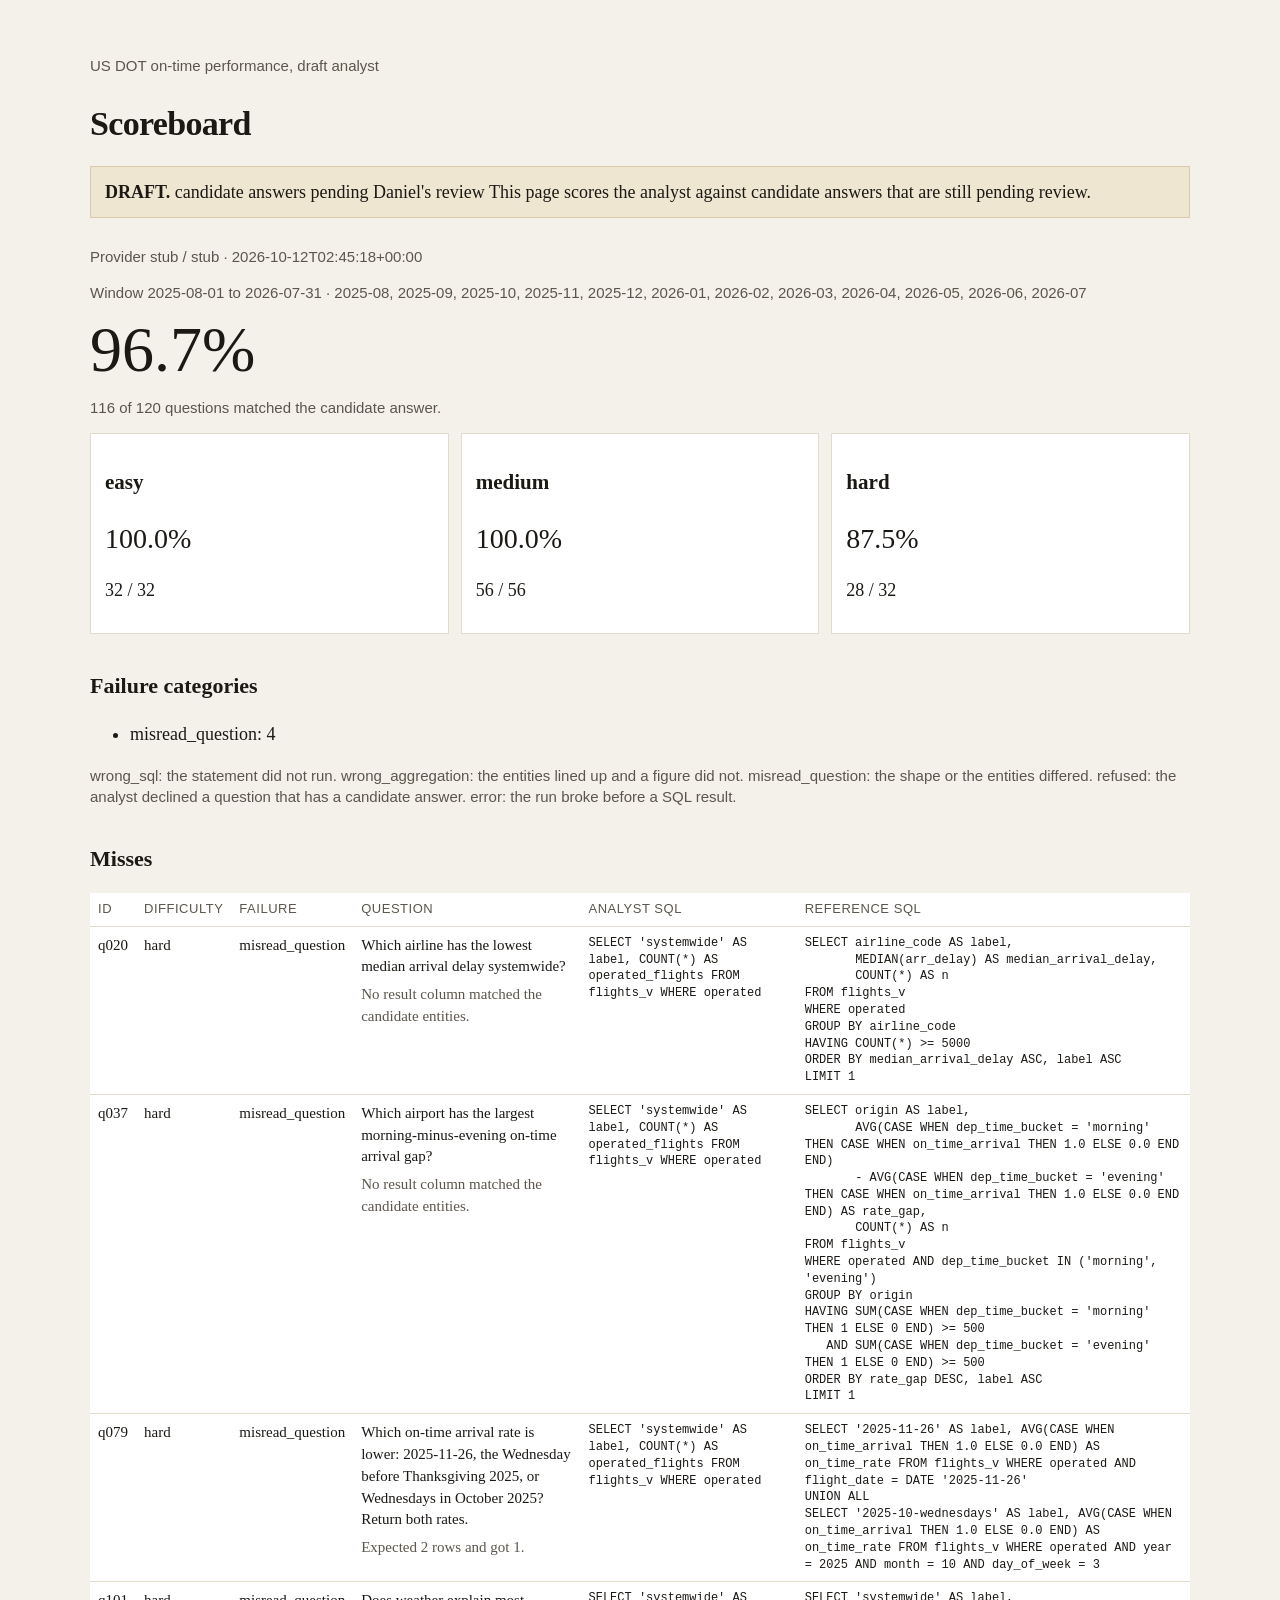
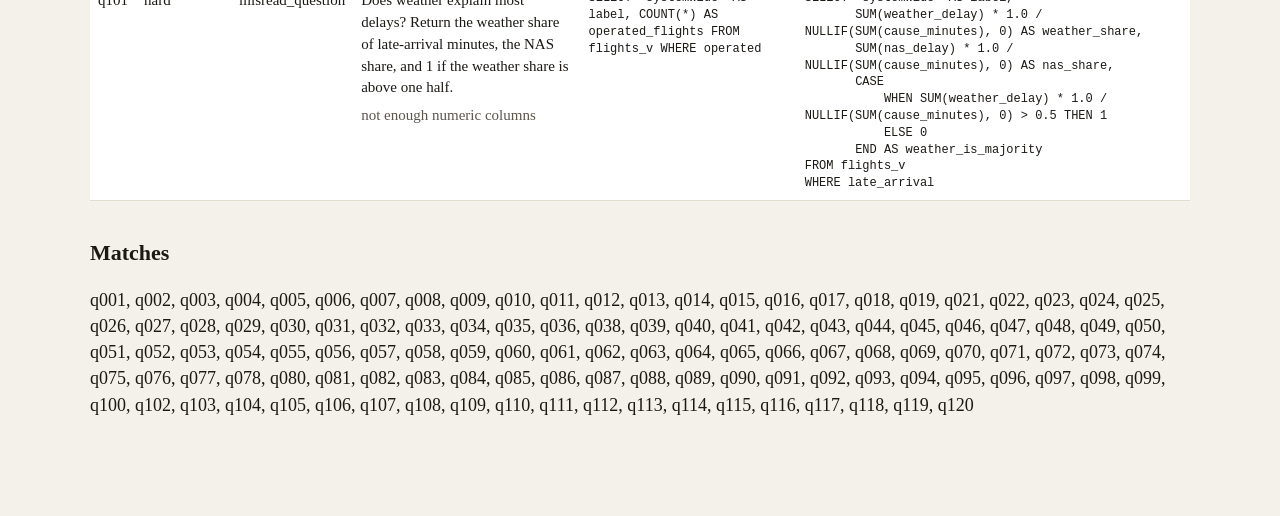
<file: scoreboard/index.html>
<!DOCTYPE html>
<html lang="en">
<head>
<meta charset="utf-8">
<meta name="viewport" content="width=device-width, initial-scale=1">
<title>Flight delay analyst, draft scoreboard</title>
<style>
  :root { color-scheme: light; }
  body { margin: 0; background: #f4f1ea; color: #1c1915; font: 18px/1.45 "Iowan Old Style", Palatino, Georgia, serif; }
  main { max-width: 1100px; margin: 0 auto; padding: 40px 24px 80px; }
  h1 { font-weight: 600; font-size: 34px; letter-spacing: -0.02em; margin-bottom: 8px; }
  h2 { font-size: 22px; margin-top: 36px; }
  .banner { background: #efe6d2; border: 1px solid #d9cba8; padding: 12px 14px; margin: 18px 0 28px; }
  .overall { font-size: 64px; line-height: 1; margin: 8px 0; font-variant-numeric: tabular-nums; }
  .cards { display: grid; grid-template-columns: repeat(3, 1fr); gap: 12px; }
  .cards section { background: white; border: 1px solid #e2dccd; padding: 12px 14px; }
  .big { font-size: 28px; margin: 4px 0; font-variant-numeric: tabular-nums; }
  table { width: 100%; border-collapse: collapse; background: white; font-size: 15px; }
  th, td { border-bottom: 1px solid #e2dccd; text-align: left; vertical-align: top; padding: 8px; }
  th { font: 13px/1.3 ui-sans-serif, sans-serif; letter-spacing: 0.04em; text-transform: uppercase; color: #5c564c; }
  pre { white-space: pre-wrap; font: 12px/1.4 ui-monospace, SFMono-Regular, Menlo, Consolas, monospace; margin: 0; }
  .detail { color: #5c564c; margin: 6px 0 0; }
  .meta { color: #5c564c; font: 15px/1.4 ui-sans-serif, sans-serif; }
  nav { font: 15px/1.4 ui-sans-serif, sans-serif; margin-bottom: 18px; }
  nav a { color: inherit; margin-right: 16px; }
  @media (max-width: 800px) { .cards { grid-template-columns: 1fr; } }
</style>
</head>
<body>
<main>
  
  <p class="meta">US DOT on-time performance, draft analyst</p>
  <h1>Scoreboard</h1>
  <div class="banner">
    <strong>DRAFT.</strong> candidate answers pending Daniel's review
    This page scores the analyst against candidate answers that are still pending review.
  </div>
  <p class="meta">Provider stub / stub · 2026-10-12T02:45:18+00:00</p>
  <p class="meta">Window 2025-08-01 to 2026-07-31 · 2025-08, 2025-09, 2025-10, 2025-11, 2025-12, 2026-01, 2026-02, 2026-03, 2026-04, 2026-05, 2026-06, 2026-07</p>
  <p class="overall">96.7%</p>
  <p class="meta">116 of 120 questions matched the candidate answer.</p>
  <div class="cards">
    <section><h3>easy</h3><p class='big'>100.0%</p><p>32 / 32</p></section><section><h3>medium</h3><p class='big'>100.0%</p><p>56 / 56</p></section><section><h3>hard</h3><p class='big'>87.5%</p><p>28 / 32</p></section>
  </div>
  <h2>Failure categories</h2>
  <ul><li>misread_question: 4</li></ul>
  <p class="meta">wrong_sql: the statement did not run. wrong_aggregation: the entities lined up and a figure did not. misread_question: the shape or the entities differed. refused: the analyst declined a question that has a candidate answer. error: the run broke before a SQL result.</p>
  <h2>Misses</h2>
  <table>
    <thead><tr><th>Id</th><th>Difficulty</th><th>Failure</th><th>Question</th><th>Analyst SQL</th><th>Reference SQL</th></tr></thead>
    <tbody>
      <tr><td>q020</td><td>hard</td><td>misread_question</td><td>Which airline has the lowest median arrival delay systemwide?<p class='detail'>No result column matched the candidate entities.</p></td><td><pre>SELECT 'systemwide' AS label, COUNT(*) AS operated_flights FROM flights_v WHERE operated</pre></td><td><pre>SELECT airline_code AS label,
       MEDIAN(arr_delay) AS median_arrival_delay,
       COUNT(*) AS n
FROM flights_v
WHERE operated
GROUP BY airline_code
HAVING COUNT(*) &gt;= 5000
ORDER BY median_arrival_delay ASC, label ASC
LIMIT 1</pre></td></tr><tr><td>q037</td><td>hard</td><td>misread_question</td><td>Which airport has the largest morning-minus-evening on-time arrival gap?<p class='detail'>No result column matched the candidate entities.</p></td><td><pre>SELECT 'systemwide' AS label, COUNT(*) AS operated_flights FROM flights_v WHERE operated</pre></td><td><pre>SELECT origin AS label,
       AVG(CASE WHEN dep_time_bucket = 'morning' THEN CASE WHEN on_time_arrival THEN 1.0 ELSE 0.0 END END)
       - AVG(CASE WHEN dep_time_bucket = 'evening' THEN CASE WHEN on_time_arrival THEN 1.0 ELSE 0.0 END END) AS rate_gap,
       COUNT(*) AS n
FROM flights_v
WHERE operated AND dep_time_bucket IN ('morning', 'evening')
GROUP BY origin
HAVING SUM(CASE WHEN dep_time_bucket = 'morning' THEN 1 ELSE 0 END) &gt;= 500
   AND SUM(CASE WHEN dep_time_bucket = 'evening' THEN 1 ELSE 0 END) &gt;= 500
ORDER BY rate_gap DESC, label ASC
LIMIT 1</pre></td></tr><tr><td>q079</td><td>hard</td><td>misread_question</td><td>Which on-time arrival rate is lower: 2025-11-26, the Wednesday before Thanksgiving 2025, or Wednesdays in October 2025? Return both rates.<p class='detail'>Expected 2 rows and got 1.</p></td><td><pre>SELECT 'systemwide' AS label, COUNT(*) AS operated_flights FROM flights_v WHERE operated</pre></td><td><pre>SELECT '2025-11-26' AS label, AVG(CASE WHEN on_time_arrival THEN 1.0 ELSE 0.0 END) AS on_time_rate FROM flights_v WHERE operated AND flight_date = DATE '2025-11-26'
UNION ALL
SELECT '2025-10-wednesdays' AS label, AVG(CASE WHEN on_time_arrival THEN 1.0 ELSE 0.0 END) AS on_time_rate FROM flights_v WHERE operated AND year = 2025 AND month = 10 AND day_of_week = 3</pre></td></tr><tr><td>q101</td><td>hard</td><td>misread_question</td><td>Does weather explain most delays? Return the weather share of late-arrival minutes, the NAS share, and 1 if the weather share is above one half.<p class='detail'>not enough numeric columns</p></td><td><pre>SELECT 'systemwide' AS label, COUNT(*) AS operated_flights FROM flights_v WHERE operated</pre></td><td><pre>SELECT 'systemwide' AS label,
       SUM(weather_delay) * 1.0 / NULLIF(SUM(cause_minutes), 0) AS weather_share,
       SUM(nas_delay) * 1.0 / NULLIF(SUM(cause_minutes), 0) AS nas_share,
       CASE
           WHEN SUM(weather_delay) * 1.0 / NULLIF(SUM(cause_minutes), 0) &gt; 0.5 THEN 1
           ELSE 0
       END AS weather_is_majority
FROM flights_v
WHERE late_arrival</pre></td></tr>
    </tbody>
  </table>
  <h2>Matches</h2>
  <p>q001, q002, q003, q004, q005, q006, q007, q008, q009, q010, q011, q012, q013, q014, q015, q016, q017, q018, q019, q021, q022, q023, q024, q025, q026, q027, q028, q029, q030, q031, q032, q033, q034, q035, q036, q038, q039, q040, q041, q042, q043, q044, q045, q046, q047, q048, q049, q050, q051, q052, q053, q054, q055, q056, q057, q058, q059, q060, q061, q062, q063, q064, q065, q066, q067, q068, q069, q070, q071, q072, q073, q074, q075, q076, q077, q078, q080, q081, q082, q083, q084, q085, q086, q087, q088, q089, q090, q091, q092, q093, q094, q095, q096, q097, q098, q099, q100, q102, q103, q104, q105, q106, q107, q108, q109, q110, q111, q112, q113, q114, q115, q116, q117, q118, q119, q120</p>
</main>
</body>
</html>
</file>
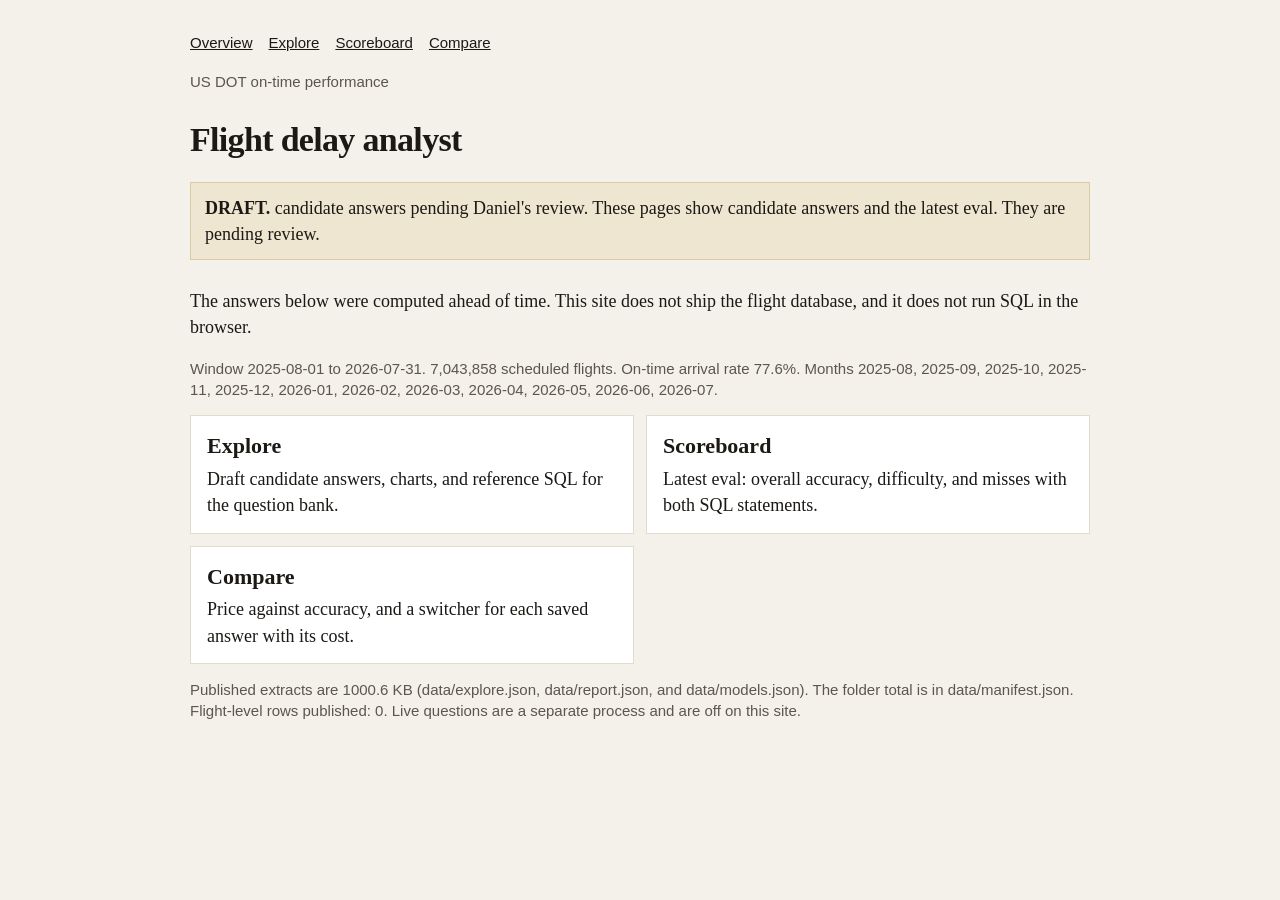
<file: site/index.html>
<!DOCTYPE html>
<html lang="en">
<head>
<meta charset="utf-8">
<meta name="viewport" content="width=device-width, initial-scale=1">
<title>Flight delay analyst, draft</title>
<link rel="stylesheet" href="assets/site.css">
</head>
<body>
<main>
<nav><a href='index.html'>Overview</a><a href='explore/'>Explore</a><a href='scoreboard/'>Scoreboard</a><a href='compare/'>Compare</a></nav>

<p class="meta">US DOT on-time performance</p>
<h1>Flight delay analyst</h1>
<div class="banner"><strong>DRAFT.</strong> candidate answers pending Daniel's review. These pages show candidate answers and the latest eval. They are pending review.</div>
<p>The answers below were computed ahead of time. This site does not ship the flight database, and it does not run SQL in the browser.</p>
<p class="meta">Window 2025-08-01 to 2026-07-31. 7,043,858 scheduled flights. On-time arrival rate 77.6%. Months 2025-08, 2025-09, 2025-10, 2025-11, 2025-12, 2026-01, 2026-02, 2026-03, 2026-04, 2026-05, 2026-06, 2026-07.</p>
<div class="cards">
  <a href="explore/"><strong>Explore</strong> Draft candidate answers, charts, and reference SQL for the question bank.</a>
  <a href="scoreboard/"><strong>Scoreboard</strong> Latest eval: overall accuracy, difficulty, and misses with both SQL statements.</a>
  <a href="compare/"><strong>Compare</strong> Price against accuracy, and a switcher for each saved answer with its cost.</a>
</div>
<p class="meta">Published extracts are 1000.6 KB (data/explore.json, data/report.json, and data/models.json). The folder total is in data/manifest.json. Flight-level rows published: 0. Live questions are a separate process and are off on this site.</p>

</main>
</body>
</html>
</file>
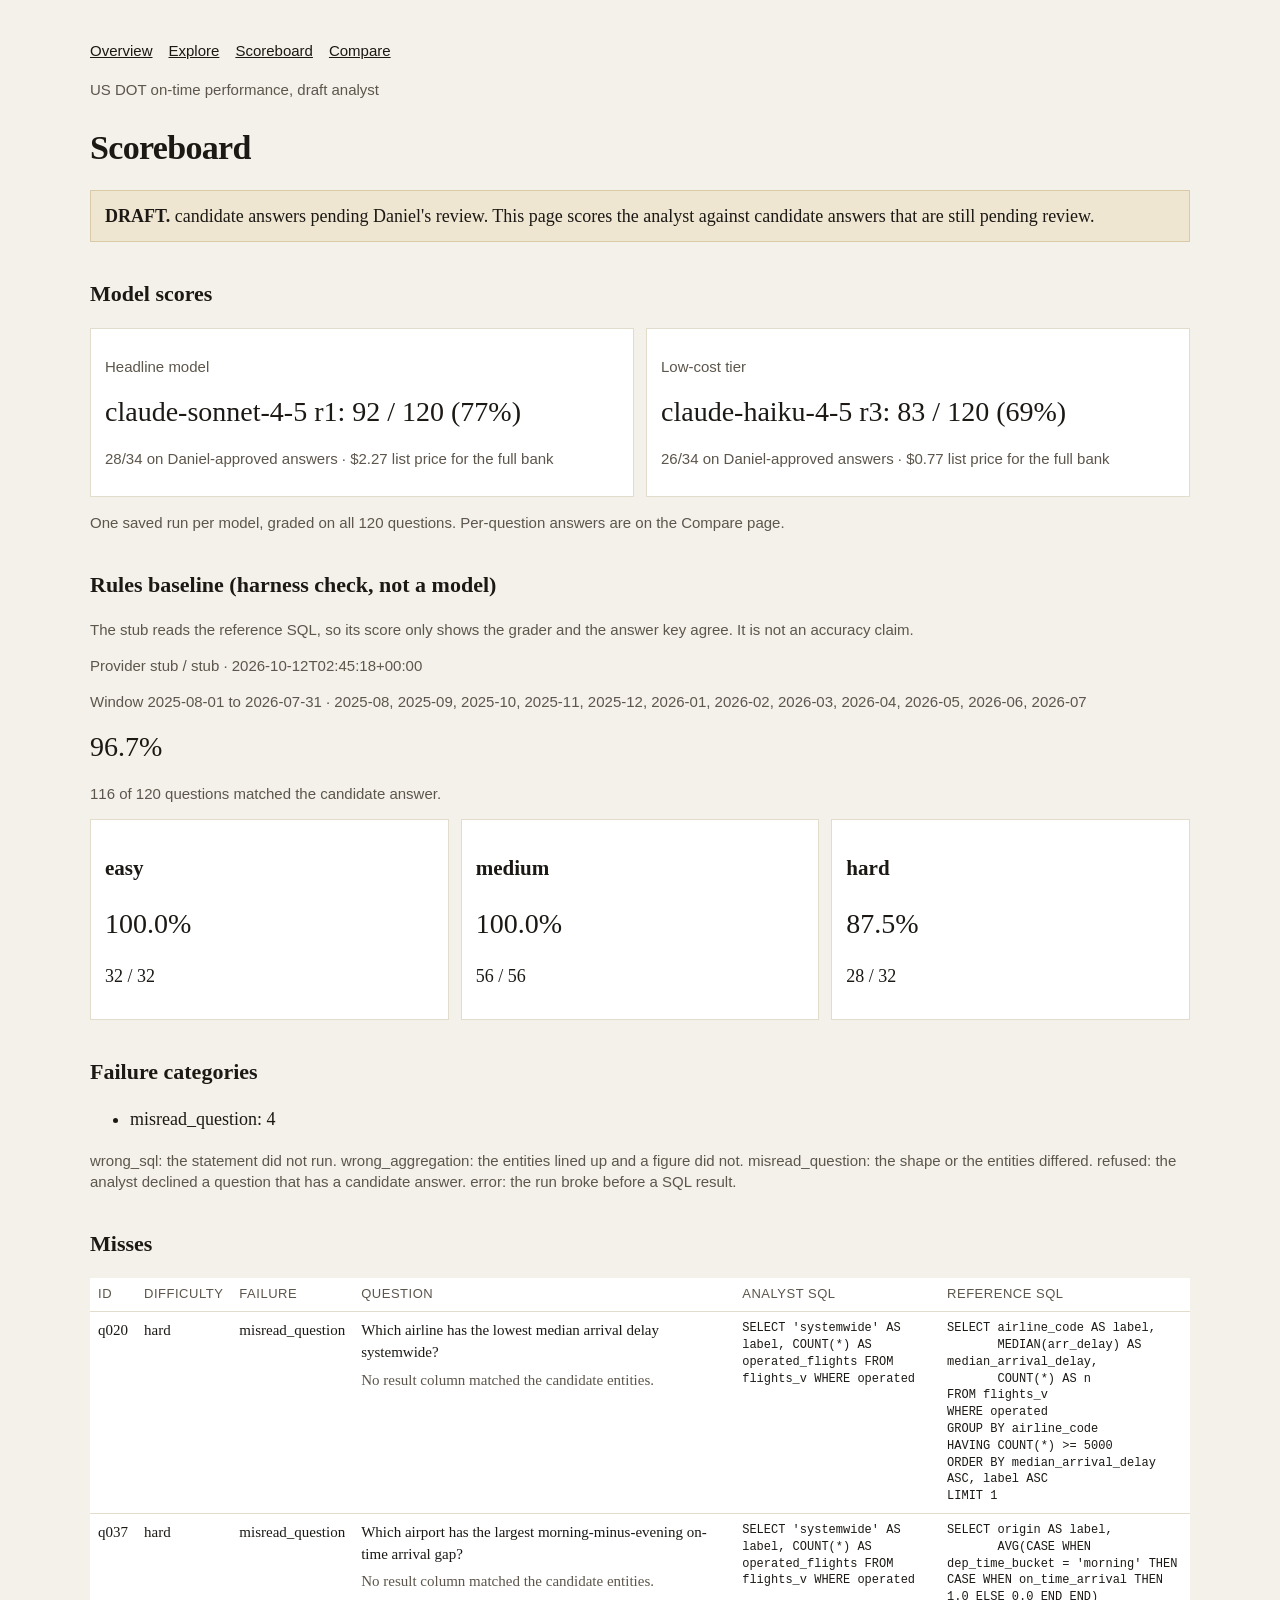
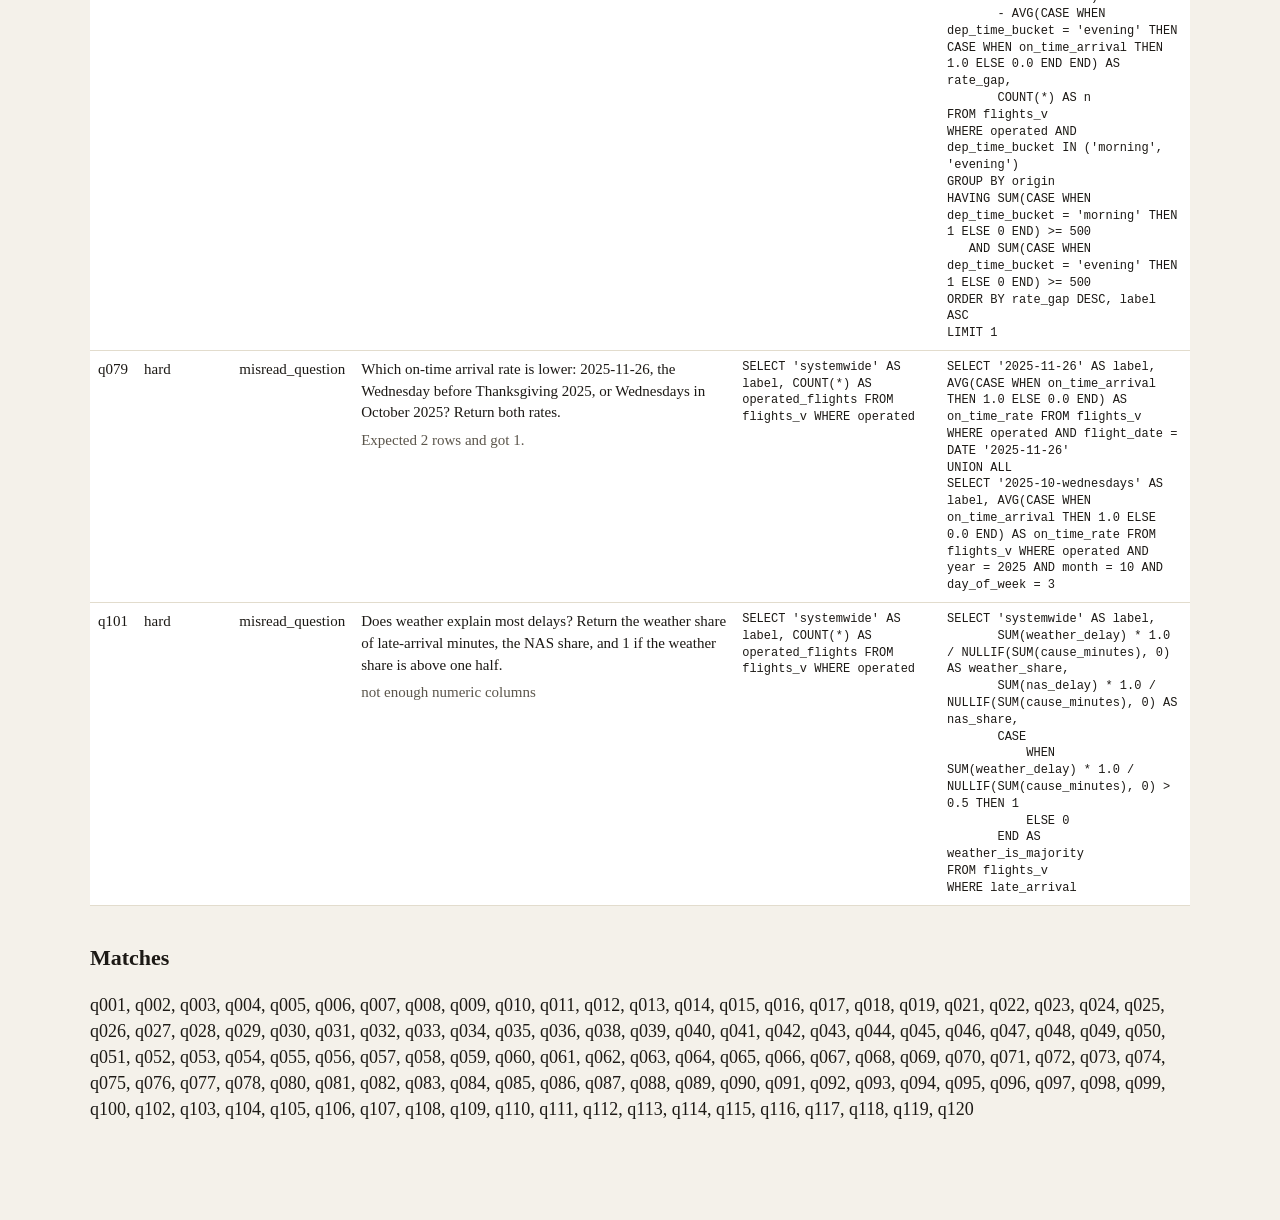
<file: site/scoreboard/index.html>
<!DOCTYPE html>
<html lang="en">
<head>
<meta charset="utf-8">
<meta name="viewport" content="width=device-width, initial-scale=1">
<title>Flight delay analyst, draft scoreboard</title>
<style>
  :root { color-scheme: light; }
  body { margin: 0; background: #f4f1ea; color: #1c1915; font: 18px/1.45 "Iowan Old Style", Palatino, Georgia, serif; }
  main { max-width: 1100px; margin: 0 auto; padding: 40px 24px 80px; }
  h1 { font-weight: 600; font-size: 34px; letter-spacing: -0.02em; margin-bottom: 8px; }
  h2 { font-size: 22px; margin-top: 36px; }
  .banner { background: #efe6d2; border: 1px solid #d9cba8; padding: 12px 14px; margin: 18px 0 28px; }
  .overall { font-size: 64px; line-height: 1; margin: 8px 0; font-variant-numeric: tabular-nums; }
  .cards { display: grid; grid-template-columns: repeat(3, 1fr); gap: 12px; }
  .cards.two { grid-template-columns: repeat(2, minmax(0, 1fr)); }
  .cards section { min-width: 0; overflow-wrap: anywhere; }
  .table-wrap { overflow-x: auto; }
  td pre { max-width: 320px; overflow-x: auto; }
  .cards section { background: white; border: 1px solid #e2dccd; padding: 12px 14px; }
  .big { font-size: 28px; margin: 4px 0; font-variant-numeric: tabular-nums; }
  table { width: 100%; border-collapse: collapse; background: white; font-size: 15px; }
  th, td { border-bottom: 1px solid #e2dccd; text-align: left; vertical-align: top; padding: 8px; }
  th { font: 13px/1.3 ui-sans-serif, sans-serif; letter-spacing: 0.04em; text-transform: uppercase; color: #5c564c; }
  pre { white-space: pre-wrap; font: 12px/1.4 ui-monospace, SFMono-Regular, Menlo, Consolas, monospace; margin: 0; }
  .detail { color: #5c564c; margin: 6px 0 0; }
  .meta { color: #5c564c; font: 15px/1.4 ui-sans-serif, sans-serif; }
  nav { font: 15px/1.4 ui-sans-serif, sans-serif; margin-bottom: 18px; }
  nav a { color: inherit; margin-right: 16px; }
  @media (max-width: 800px) { .cards { grid-template-columns: 1fr; } }
</style>
</head>
<body>
<main>
  <nav><a href='../index.html'>Overview</a><a href='../explore/'>Explore</a><a href='../scoreboard/'>Scoreboard</a><a href='../compare/'>Compare</a></nav>
  <p class="meta">US DOT on-time performance, draft analyst</p>
  <h1>Scoreboard</h1>
  <div class="banner">
    <strong>DRAFT.</strong> candidate answers pending Daniel's review.
    This page scores the analyst against candidate answers that are still pending review.
  </div>
  <h2>Model scores</h2><div class='cards two'><section class='headline-run'><p class='meta'>Headline model</p><p class='big'>claude-sonnet-4-5 r1: 92 / 120 (77%)</p><p class='meta'>28/34 on Daniel-approved answers · $2.27 list price for the full bank</p></section><section class='headline-run'><p class='meta'>Low-cost tier</p><p class='big'>claude-haiku-4-5 r3: 83 / 120 (69%)</p><p class='meta'>26/34 on Daniel-approved answers · $0.77 list price for the full bank</p></section></div><p class='meta'>One saved run per model, graded on all 120 questions. Per-question answers are on the Compare page.</p>
  <h2>Rules baseline (harness check, not a model)</h2>
  <p class='meta'>The stub reads the reference SQL, so its score only shows the grader and the answer key agree. It is not an accuracy claim.</p>
  <p class="meta">Provider stub / stub · 2026-10-12T02:45:18+00:00</p>
  <p class="meta">Window 2025-08-01 to 2026-07-31 · 2025-08, 2025-09, 2025-10, 2025-11, 2025-12, 2026-01, 2026-02, 2026-03, 2026-04, 2026-05, 2026-06, 2026-07</p>
  <p class="big">96.7%</p>
  <p class="meta">116 of 120 questions matched the candidate answer.</p>
  <div class="cards">
    <section><h3>easy</h3><p class='big'>100.0%</p><p>32 / 32</p></section><section><h3>medium</h3><p class='big'>100.0%</p><p>56 / 56</p></section><section><h3>hard</h3><p class='big'>87.5%</p><p>28 / 32</p></section>
  </div>
  <h2>Failure categories</h2>
  <ul><li>misread_question: 4</li></ul>
  <p class="meta">wrong_sql: the statement did not run. wrong_aggregation: the entities lined up and a figure did not. misread_question: the shape or the entities differed. refused: the analyst declined a question that has a candidate answer. error: the run broke before a SQL result.</p>
  <h2>Misses</h2>
  <div class="table-wrap"><table>
    <thead><tr><th>Id</th><th>Difficulty</th><th>Failure</th><th>Question</th><th>Analyst SQL</th><th>Reference SQL</th></tr></thead>
    <tbody>
      <tr><td>q020</td><td>hard</td><td>misread_question</td><td>Which airline has the lowest median arrival delay systemwide?<p class='detail'>No result column matched the candidate entities.</p></td><td><pre>SELECT 'systemwide' AS label, COUNT(*) AS operated_flights FROM flights_v WHERE operated</pre></td><td><pre>SELECT airline_code AS label,
       MEDIAN(arr_delay) AS median_arrival_delay,
       COUNT(*) AS n
FROM flights_v
WHERE operated
GROUP BY airline_code
HAVING COUNT(*) &gt;= 5000
ORDER BY median_arrival_delay ASC, label ASC
LIMIT 1</pre></td></tr><tr><td>q037</td><td>hard</td><td>misread_question</td><td>Which airport has the largest morning-minus-evening on-time arrival gap?<p class='detail'>No result column matched the candidate entities.</p></td><td><pre>SELECT 'systemwide' AS label, COUNT(*) AS operated_flights FROM flights_v WHERE operated</pre></td><td><pre>SELECT origin AS label,
       AVG(CASE WHEN dep_time_bucket = 'morning' THEN CASE WHEN on_time_arrival THEN 1.0 ELSE 0.0 END END)
       - AVG(CASE WHEN dep_time_bucket = 'evening' THEN CASE WHEN on_time_arrival THEN 1.0 ELSE 0.0 END END) AS rate_gap,
       COUNT(*) AS n
FROM flights_v
WHERE operated AND dep_time_bucket IN ('morning', 'evening')
GROUP BY origin
HAVING SUM(CASE WHEN dep_time_bucket = 'morning' THEN 1 ELSE 0 END) &gt;= 500
   AND SUM(CASE WHEN dep_time_bucket = 'evening' THEN 1 ELSE 0 END) &gt;= 500
ORDER BY rate_gap DESC, label ASC
LIMIT 1</pre></td></tr><tr><td>q079</td><td>hard</td><td>misread_question</td><td>Which on-time arrival rate is lower: 2025-11-26, the Wednesday before Thanksgiving 2025, or Wednesdays in October 2025? Return both rates.<p class='detail'>Expected 2 rows and got 1.</p></td><td><pre>SELECT 'systemwide' AS label, COUNT(*) AS operated_flights FROM flights_v WHERE operated</pre></td><td><pre>SELECT '2025-11-26' AS label, AVG(CASE WHEN on_time_arrival THEN 1.0 ELSE 0.0 END) AS on_time_rate FROM flights_v WHERE operated AND flight_date = DATE '2025-11-26'
UNION ALL
SELECT '2025-10-wednesdays' AS label, AVG(CASE WHEN on_time_arrival THEN 1.0 ELSE 0.0 END) AS on_time_rate FROM flights_v WHERE operated AND year = 2025 AND month = 10 AND day_of_week = 3</pre></td></tr><tr><td>q101</td><td>hard</td><td>misread_question</td><td>Does weather explain most delays? Return the weather share of late-arrival minutes, the NAS share, and 1 if the weather share is above one half.<p class='detail'>not enough numeric columns</p></td><td><pre>SELECT 'systemwide' AS label, COUNT(*) AS operated_flights FROM flights_v WHERE operated</pre></td><td><pre>SELECT 'systemwide' AS label,
       SUM(weather_delay) * 1.0 / NULLIF(SUM(cause_minutes), 0) AS weather_share,
       SUM(nas_delay) * 1.0 / NULLIF(SUM(cause_minutes), 0) AS nas_share,
       CASE
           WHEN SUM(weather_delay) * 1.0 / NULLIF(SUM(cause_minutes), 0) &gt; 0.5 THEN 1
           ELSE 0
       END AS weather_is_majority
FROM flights_v
WHERE late_arrival</pre></td></tr>
    </tbody>
  </table></div>
  <h2>Matches</h2>
  <p>q001, q002, q003, q004, q005, q006, q007, q008, q009, q010, q011, q012, q013, q014, q015, q016, q017, q018, q019, q021, q022, q023, q024, q025, q026, q027, q028, q029, q030, q031, q032, q033, q034, q035, q036, q038, q039, q040, q041, q042, q043, q044, q045, q046, q047, q048, q049, q050, q051, q052, q053, q054, q055, q056, q057, q058, q059, q060, q061, q062, q063, q064, q065, q066, q067, q068, q069, q070, q071, q072, q073, q074, q075, q076, q077, q078, q080, q081, q082, q083, q084, q085, q086, q087, q088, q089, q090, q091, q092, q093, q094, q095, q096, q097, q098, q099, q100, q102, q103, q104, q105, q106, q107, q108, q109, q110, q111, q112, q113, q114, q115, q116, q117, q118, q119, q120</p>
</main>
</body>
</html>
</file>
<file: site/assets/site.css>
:root { color-scheme: light; }
body { margin: 0; background: #f4f1ea; color: #1c1915; font: 18px/1.45 "Iowan Old Style", Palatino, Georgia, serif; }
main { max-width: 900px; margin: 0 auto; padding: 32px 20px 72px; }
h1 { font-weight: 600; font-size: 34px; letter-spacing: -0.02em; margin-bottom: 8px; }
h2 { font-size: 22px; margin: 8px 0; }
h3 { font: 13px/1.3 ui-sans-serif, sans-serif; letter-spacing: 0.04em; text-transform: uppercase; color: #5c564c; margin: 16px 0 8px; }
a { color: #1c1915; }
nav { font: 15px/1.4 ui-sans-serif, sans-serif; margin-bottom: 18px; }
nav a { margin-right: 16px; }
.banner { background: #efe6d2; border: 1px solid #d9cba8; padding: 12px 14px; margin: 18px 0 28px; }
.meta, .note { color: #5c564c; font: 15px/1.4 ui-sans-serif, sans-serif; }
.cards { display: grid; grid-template-columns: 1fr 1fr; gap: 12px; }
.cards a { display: block; background: white; border: 1px solid #e2dccd; padding: 14px 16px; text-decoration: none; }
.cards strong { display: block; font-size: 22px; margin-bottom: 4px; }
article.question { background: white; border: 1px solid #e2dccd; padding: 14px 16px; margin: 12px 0; }
.badges { display: flex; flex-wrap: wrap; gap: 6px; }
.badge { font: 12px/1.2 ui-sans-serif, sans-serif; letter-spacing: 0.03em; text-transform: uppercase; border: 1px solid #d9cba8; padding: 3px 6px; }
.filters { position: sticky; top: 0; background: #f4f1ea; padding: 8px 0 12px; display: flex; flex-wrap: wrap; gap: 8px; align-items: center; }
button, select, input { font: 15px/1.2 ui-sans-serif, sans-serif; background: white; color: #1c1915; border: 1px solid #d9cba8; padding: 6px 8px; }
button[aria-pressed="true"] { background: #1c1915; color: #f4f1ea; }
table { width: 100%; border-collapse: collapse; font-size: 15px; }
th, td { border-bottom: 1px solid #e2dccd; text-align: left; vertical-align: top; padding: 6px; }
th { font: 12px/1.3 ui-sans-serif, sans-serif; letter-spacing: 0.04em; text-transform: uppercase; color: #5c564c; }
pre { white-space: pre-wrap; font: 12px/1.4 ui-monospace, SFMono-Regular, Menlo, Consolas, monospace; }
.bar { display: grid; grid-template-columns: 6.5rem 1fr auto; gap: 8px; align-items: center; margin: 4px 0; font: 14px/1.3 ui-sans-serif, sans-serif; }
.track { background: #efe6d2; height: 10px; }
.fill { display: block; height: 10px; background: #8c4a2f; }
article[hidden] { display: none; }
.scatter { background: white; border: 1px solid #e2dccd; padding: 12px; }
.switcher button { margin: 0 6px 6px 0; }
#answer { white-space: pre-wrap; background: white; border: 1px solid #e2dccd; padding: 12px; }
.table-wrap { overflow-x: auto; }
.filters label { display: flex; flex-direction: column; flex: 1 1 100%; min-width: 0; }
.filters select { width: 100%; max-width: 100%; box-sizing: border-box; }
@media (max-width: 700px) { .cards { grid-template-columns: 1fr; } .bar { grid-template-columns: 4.5rem 1fr auto; } }
</file>
